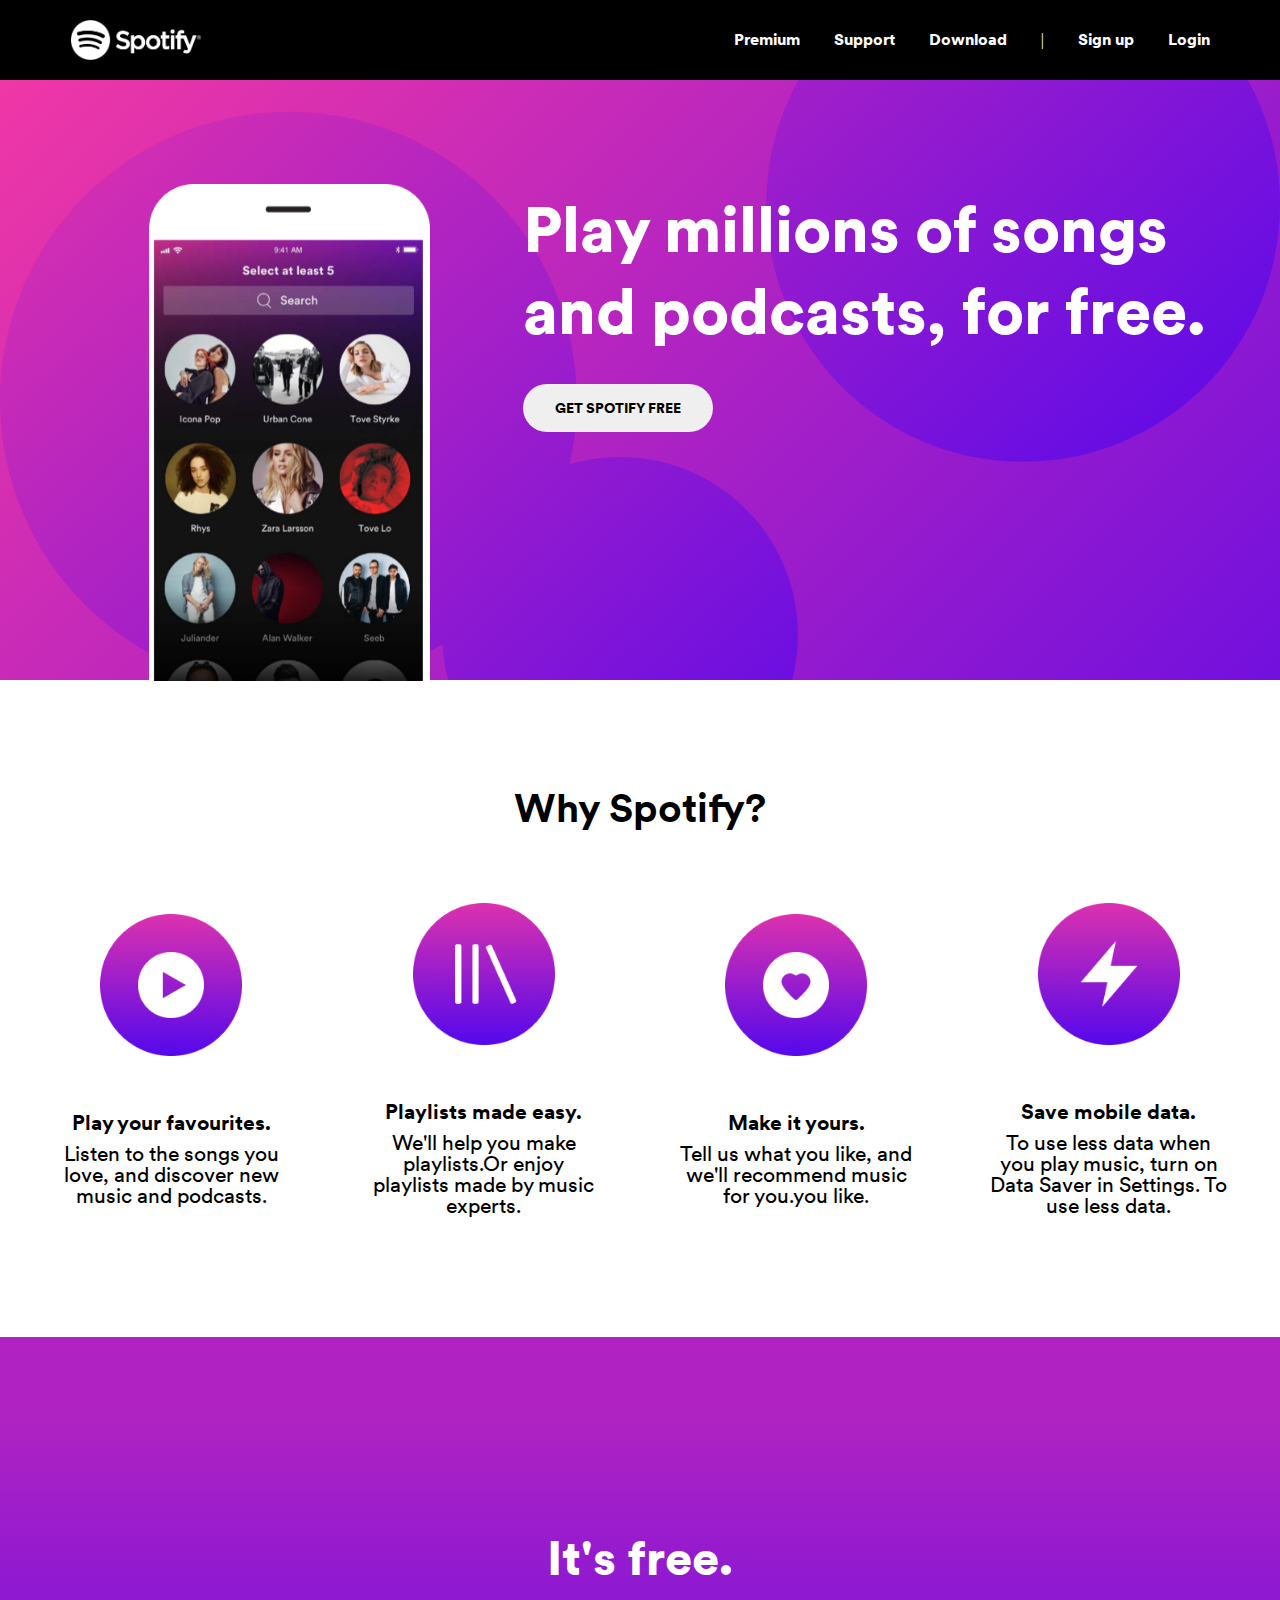
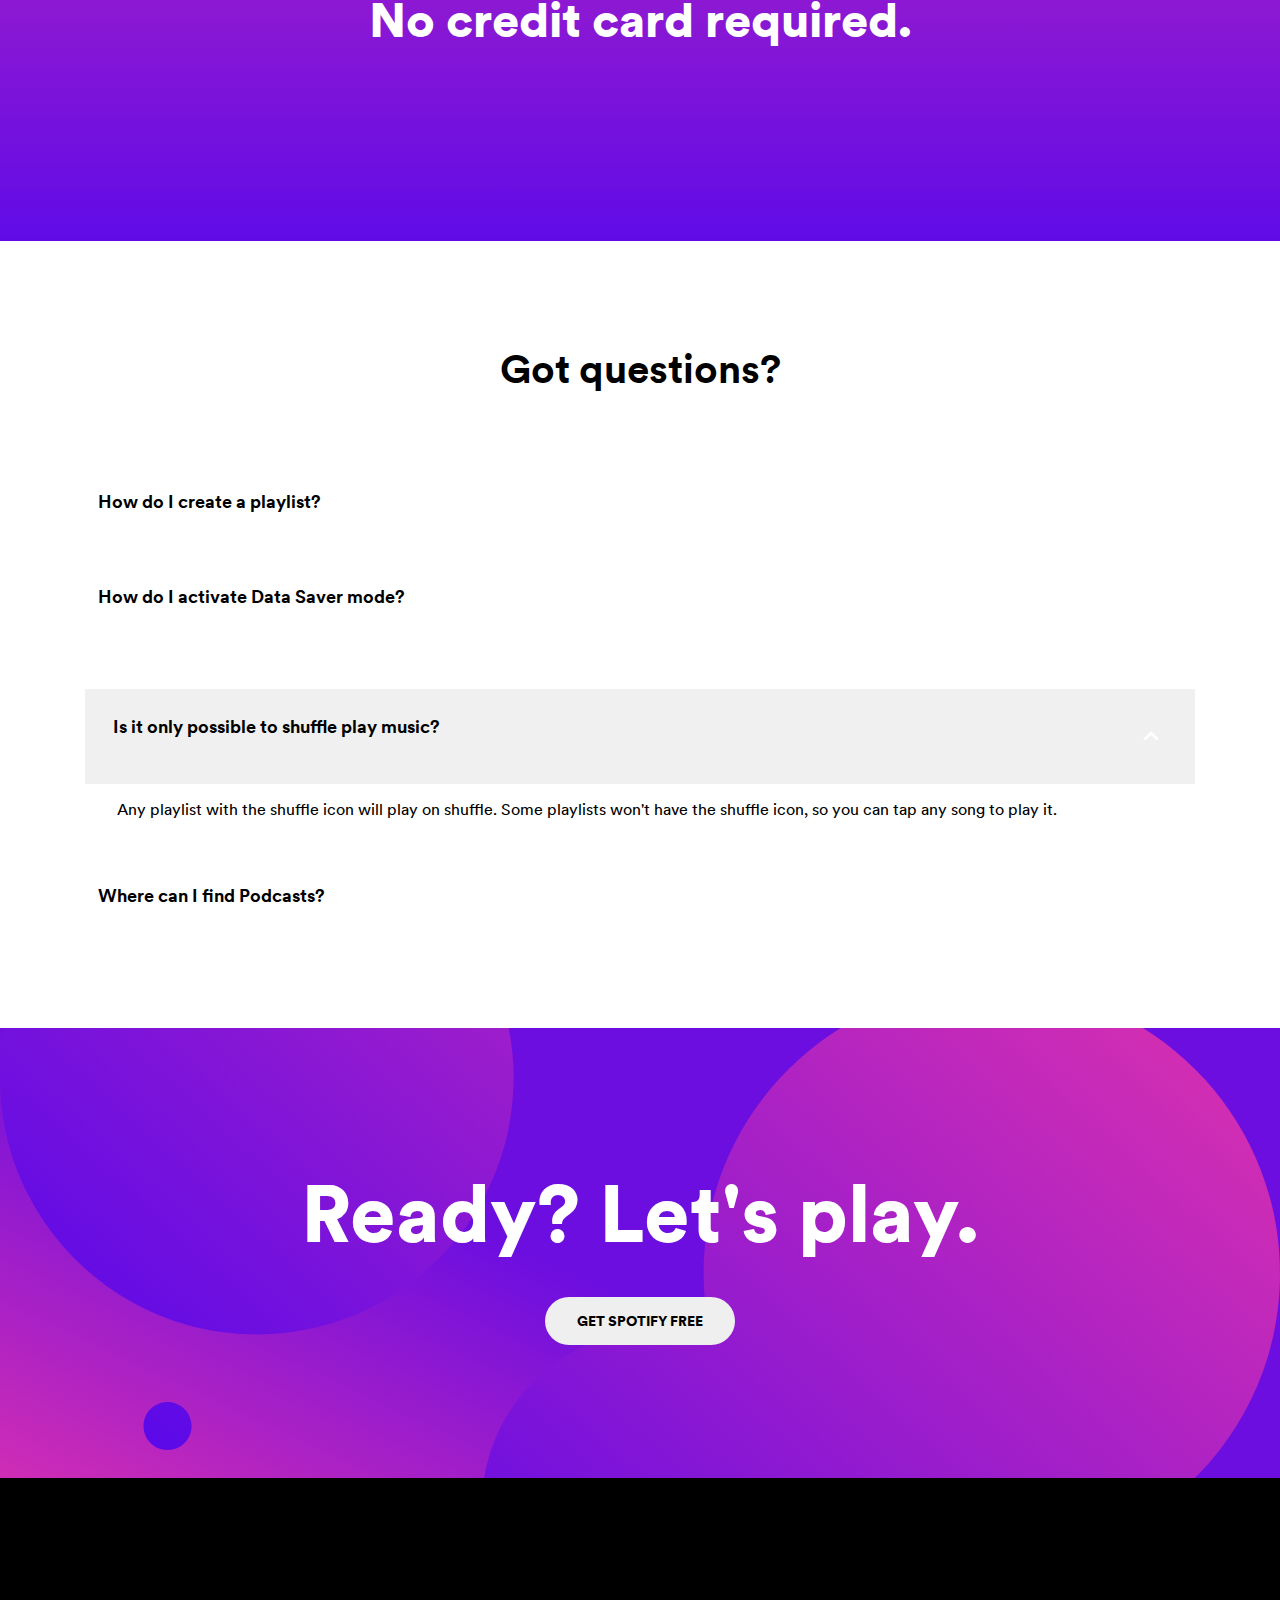
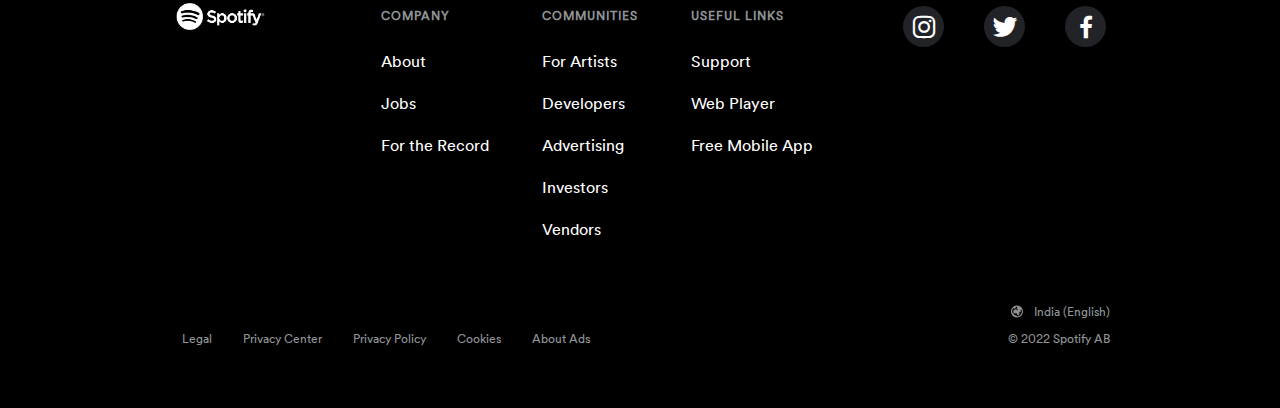
<file: index.html>
<!DOCTYPE html>
<html lang="en">

<head>
    <meta charset="UTF-8">
    <meta http-equiv="X-UA-Compatible" content="IE=edge">
    <meta name="viewport" content="width=device-width, initial-scale=1.0">
    <title>Play free on mobile - Spotify - Spotify (IN)</title>
    <link href='https://unpkg.com/boxicons@2.1.2/css/boxicons.min.css' rel='stylesheet'>
    <link rel="stylesheet" href="style.css">
    <link rel="shortcut icon" href="/assets/icons8-spotify.svg" type="image/x-icon">
</head>

<body>
    <nav>
        <div class="nav-bar">
            <img src="/assets/spotify logo.png" alt="" class="logo">
            <i class="bx bx-menu" style="color: #fff; font-size: 32px;"></i>

            <ul class="nav-list">
                <li class="nav-items">Premium</li>
                <li class="nav-items">Support</li>
                <li class="nav-items">Download</li>
                <li class="nav-items line">|</li>
                <li class="nav-items">Sign up</li>
                <li class="nav-items last-item">Login</li>

            </ul>
        </div>
    </nav>

    <section class="hero-section">
        <div class="hero-width">
            <div class="phone-div">
                <img src="/assets/mobie-screen-1.png" class="phone-img" alt="">
            </div>
            <div class="hero-div">
                <h1 class="hero-content font-medium">Play millions of songs and podcasts, for free.</h1>
                <button class="font-medium">get Spotify free</button>
            </div>
        </div>

    </section>

    <section class="feature-section">
        <h1 class="heading font-medium">Why Spotify?</h1>
        <div class="feature-div">
            <div class="feature">
                <img src="/assets/play-btn.png" alt="" class="feature-img">
                <div class="feature-info">
                    <p class="feature-heading font-bold">
                        Play your favourites.
                    </p>
                    <p class="feature-heading font-light">
                        Listen to the songs you love, and discover new music and podcasts.
                    </p>
                </div>
            </div>
            <div class="feature">
                <img src="/assets/library-btn.png" alt="" class="feature-img">
                <div class="feature-info">
                    <p class="feature-heading font-bold">
                        Playlists made easy.
                    </p>
                    <p class="feature-heading font-light">
                        We'll help you make playlists.Or enjoy playlists made by music experts.
                    </p>
                </div>
            </div>
            <div class="feature">
                <img src="/assets/like-btn.png" alt="" class="feature-img">
                <div class="feature-info">
                    <p class="feature-heading font-bold">
                        Make it yours.
                    </p>
                    <p class="feature-heading font-light">
                        Tell us what you like, and we'll recommend music for you.you like.
                    </p>
                </div>
            </div>
            <div class="feature">
                <img src="/assets/data-btn.png" alt="" class="feature-img">
                <div class="feature-info">
                    <p class="feature-heading font-bold">
                        Save mobile data.
                    </p>
                    <p class="feature-heading font-light">
                        To use less data when you play music, turn on Data Saver in Settings.

                        To use less data.
                    </p>
                </div>
            </div>
        </div>
    </section>

    <section class="free-section">
        <div class="free-img">
            <img src="/assets/mobile-screen-2.png" class="mobile-screen-2" alt="">
            <div class="glare">
            </div>
        </div>
        <div class="free-info">
            <h2 class="free-content font-medium">
                It's free.<br>No credit card required.
            </h2>

        </div>
    </section>

    <section class="faq-section">
        <h1 class="heading">
            Got questions?
        </h1>
        <div class="question-div">
            <p class="question font-bold">How do I create a playlist?
            </p>
            <i class='bx bx-chevron-down' style="font-size: 32px;"></i>
        </div>
        <div class="question-div">
            <p class="question font-bold">How do I activate Data Saver mode?
            </p>
            <i class='bx bx-chevron-down' style="font-size: 32px;"></i>
        </div>
        <div class="faq-question">
            <div class="question-div active">
                <p class="question font-bold">Is it only possible to shuffle play music?
                </p>
                <i class='bx bx-chevron-up' style="font-size: 32px;"></i>
            </div>
            <p class="answer font-light">
                Any playlist with the shuffle icon will play on shuffle.

                Some playlists won't have the shuffle icon, so you can tap any song to play it.

            </p>
        </div>

        <div class="question-div">
            <p class="question font-bold">Where can I find Podcasts?
            </p>
            <i class='bx bx-chevron-down' style="font-size: 32px;"></i>
        </div>
    </section>

    <section class="ready-section">
        <h1 class="ready-content font-medium">
            Ready? Let's play.
        </h1>
        <button class="font-medium">get Spotify free</button>
    </section>

    <div>
        <footer class="footermain">
            <nav class="footer-nav">
                <div class="footer-spotify footer-nav">
                    <a href="https://spotify-clone-43.netlify.app/" class="footer-primary">
                        <span class="footer-primary1">
                            <img src="/assets/spotify logo.png" class="footer-img" alt="">
                        </span>
                    </a>
                </div>
                <div class="top-links footer-nav">
                    <dl class="toplink">
                        <dt class="toplink">Company</dt>
                        <dd class="toplink" id="foot">
                            <a href="/" class="footer-primary toplink">About</a>
                        </dd>
                        <dd class="toplink" id="foot">
                            <a href="/" class="footer-primary toplink">Jobs</a>
                        </dd>
                        <dd class="toplink" id="foot">
                            <a href="/" class="footer-primary toplink">For the Record</a>
                        </dd>

                    </dl>

                    <dl class="toplink">
                        <dt class="toplink">Communities</dt>
                        <dd class="toplink">
                            <a href="/" class="footer-primary toplink">For Artists</a>
                        </dd>
                        <dd class="toplink">
                            <a href="/" class="footer-primary toplink">Developers</a>
                        </dd>
                        <dd class="toplink">
                            <a href="/" class="footer-primary toplink">Advertising</a>
                        </dd>
                        <dd class="toplink">
                            <a href="/" class="footer-primary toplink">Investors</a>
                        </dd>
                        <dd class="toplink">
                            <a href="/" class="footer-primary toplink">Vendors</a>
                        </dd>

                    </dl>

                    <dl class="toplink">
                        <dt class="toplink">Useful links</dt>
                        <dd class="toplink">
                            <a href="/" class="footer-primary toplink">Support</a>
                        </dd>
                        <dd class="toplink">
                            <a href="/" class="footer-primary toplink">Web Player</a>
                        </dd>
                        <dd class="toplink">
                            <a href="/" class="footer-primary toplink">Free Mobile App</a>
                        </dd>

                    </dl>

                </div>
                <div class="social-media footer-nav">
                    <ul class="sm">
                        <li class="sm">
                            <a href="/" title="Instagram" class="footer-primary sm" target="_blank"
                                rel="noopener noreferrer"><i class='bx bxl-instagram'></i></a>
                        </li>
                        <li class="sm">
                            <a href="/" title="Twitter" class="footer-primary sm" target="_blank"
                                rel="noopener noreferrer"><i class='bx bxl-twitter'></i></a>
                        </li>
                        <li class="sm">
                            <a href="/" title="Facebook" class="footer-primary sm" target="_blank"
                                rel="noopener noreferrer"><i class='bx bxl-facebook'></i></a>
                        </li>


                    </ul>

                </div>
                <div class="country footer-nav">
                    <a id="ind" class="footer-secondary compact country1"
                        href="https://www.spotify.com/in-en/select-your-country-region/">
                        <svg width="12" height="13" viewBox="0 0 12 13" xmlns="http://www.w3.org/2000/svg"
                            aria-hidden="true" focusable="false" class="svgg">
                            <path
                                d="M6 0.624023C8.07255 0.624023 9.90309 1.68041 10.9815 3.28299C10.9819 3.28367 10.9822 3.28403 10.9825 3.28438C11.0029 3.30998 11.0209 3.33677 11.0363 3.36446C11.6453 4.30352 12 5.42315 12 6.62402C12 9.92265 9.32436 12.6079 6.02962 12.624C6.02732 12.6241 6.02495 12.6241 6.02258 12.6241L6 12.624C2.69149 12.624 0 9.93253 0 6.62402C0 3.31571 2.69149 0.624023 6 0.624023ZM6 1.78528C5.80411 1.78528 5.61089 1.79698 5.42102 1.81972C5.39755 1.91375 5.34896 2.0023 5.2765 2.07641L3.75157 3.63714C3.64024 3.75103 3.48978 3.812 3.33616 3.812C3.26752 3.812 3.19848 3.7998 3.1318 3.77483C2.91623 3.69359 2.76891 3.49277 2.75652 3.26265L2.74444 3.04725C1.77228 3.93289 1.16125 5.20844 1.16125 6.62402C1.16125 6.90513 1.18535 7.1807 1.23158 7.44881L2.11909 8.18538C2.12814 8.19266 2.13699 8.20053 2.14564 8.20859L2.91981 8.93437C2.99003 9.00007 3.04274 9.08228 3.07323 9.17374L3.37633 10.0793L3.83343 10.3016H4.86133C5.01514 10.3016 5.16285 10.3625 5.27182 10.4715L6.25621 11.4561C8.80567 11.3224 10.8387 9.20617 10.8387 6.62402C10.8387 5.8726 10.6666 5.16063 10.3596 4.52549L9.45716 5.24616L9.62455 5.6122C9.65956 5.68812 9.67726 5.77053 9.67726 5.85393V6.60784C9.67726 6.78014 9.60075 6.94358 9.46857 7.05393C9.3362 7.16407 9.16154 7.2103 8.99219 7.17902L8.05556 7.00751L8.52643 8.28855C8.58347 8.44354 8.57167 8.61544 8.49417 8.76139L7.67162 10.3097C7.58211 10.4783 7.41628 10.5907 7.22969 10.6136L7.15866 10.6179C6.94387 10.6179 6.74659 10.4991 6.64589 10.3093L6.25231 9.56742C6.24563 9.55444 6.23913 9.54126 6.23323 9.52788L5.91027 8.78833L5.5222 8.25412L4.15443 8.44118C4.0551 8.45475 3.9538 8.44255 3.86057 8.40518L2.68811 7.93765C2.46526 7.84855 2.3201 7.632 2.32244 7.39204L2.33879 5.84783C2.34095 5.65035 2.44304 5.46763 2.61022 5.3624L4.57554 4.12641C4.81058 3.97869 5.11781 4.01783 5.30801 4.22062L5.95905 4.91395L6.7818 5.23062L7.05303 5.13365L5.90181 3.48933C5.77849 3.3131 5.76256 3.08317 5.86051 2.89179L6.41732 1.80311C6.27976 1.7913 6.14057 1.78528 6 1.78528Z"
                                fill="#8F8F8F"></path>
                        </svg> India (English)</a>
                </div>
                <div class="bottom-links footer-nav">
                    <ul class="bl">
                        <li class="bl" id="bl"><a href=""
                                class="footer-secondary country1">Legal</a></li>
                        <li class="bl"><a href="" class="footer-secondary country1">Privacy Center</a></li>
                        <li class="bl"><a href="" class="footer-secondary country1">Privacy
                                Policy</a></li>
                        <li class="bl"><a href="" class="footer-secondary country1">Cookies</a></li>
                        <li class="bl"><a href="" class="footer-secondary country1">About Ads</a></li>
                    </ul>
                    <span class="spotiab">© 2022 Spotify AB</span>
                </div>

            </nav>

        </footer>
    </div>
</body>

</html>
</file>
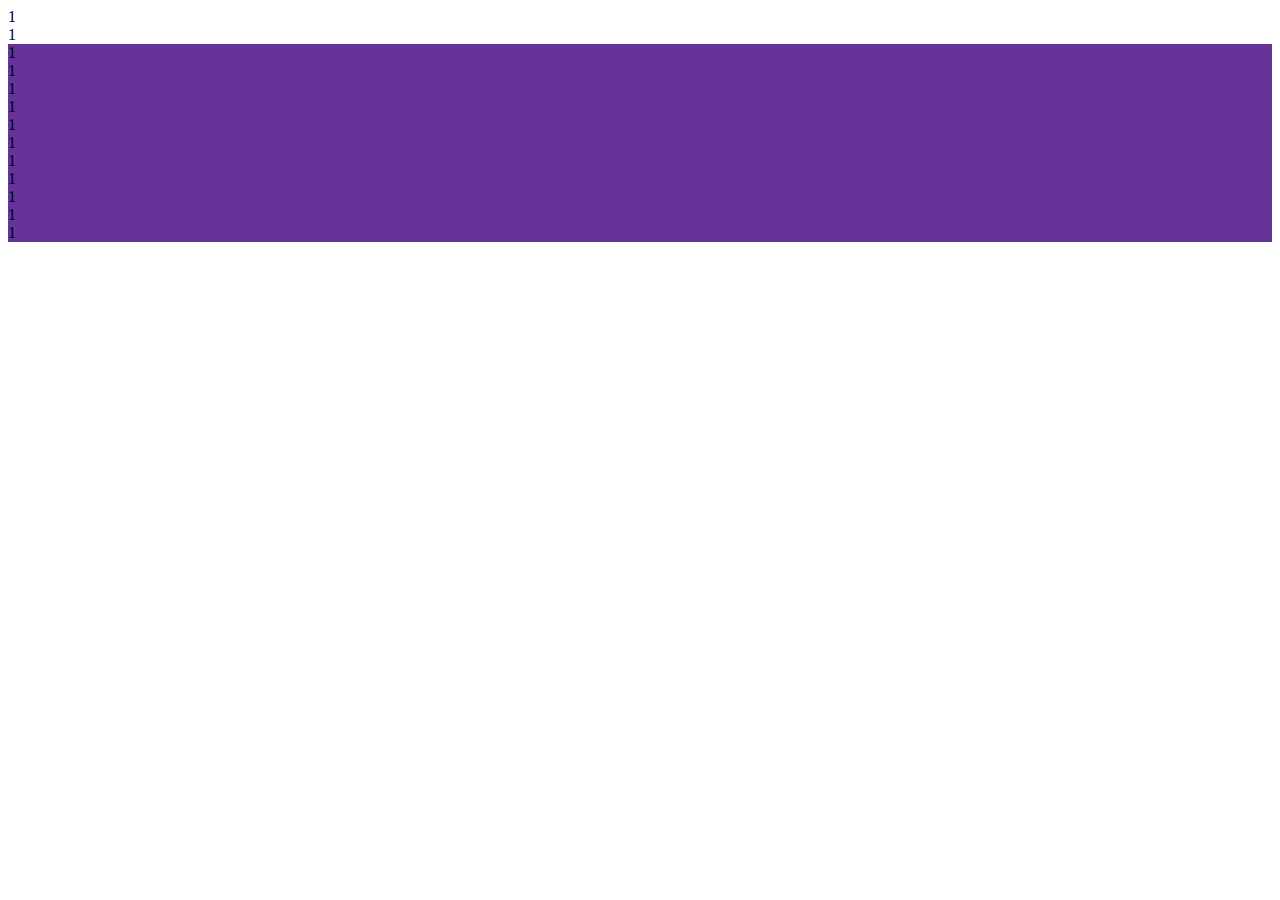
<file: day5.html>
<!DOCTYPE html>
<html lang="en">

<head>
    <meta charset="UTF-8">
    <meta http-equiv="X-UA-Compatible" content="IE=edge">
    <meta name="viewport" content="width=device-width, initial-scale=1.0">
    <link href="https://cdn.jsdelivr.net/npm/bootstrap@5.1.3/dist/css/bootstrap.min.css" rel="stylesheet"
        integrity="sha384-1BmE4kWBq78iYhFldvKuhfTAU6auU8tT94WrHftjDbrCEXSU1oBoqyl2QvZ6jIW3" crossorigin="anonymous">
    <style>
        .col {
            background: rebeccapurple;
        }
    </style>
    <script src="https://cdn.jsdelivr.net/npm/bootstrap@5.1.3/dist/js/bootstrap.bundle.min.js"
        integrity="sha384-ka7Sk0Gln4gmtz2MlQnikT1wXgYsOg+OMhuP+IlRH9sENBO0LRn5q+8nbTov4+1p"
        crossorigin="anonymous"></script>
    <title>Document</title>
</head>

<body>
    <div class="container">
        <div class="row">
            <div class="col-2">
                1
            </div>
            <div class="col-3">
                1
            </div>
            <div class="col">
                1
            </div>
            <div class="col">
                1
            </div>
            <div class="col">
                1
            </div>
            <div class="col">
                1
            </div>
            <div class="col">
                1
            </div>

            <div class="col">
                1
            </div>
            <div class="col">
                1
            </div>
            <div class="col">
                1
            </div>
            <div class="col">
                1
            </div>
            <div class="col">
                1
            </div>
            <div class="col">
                1
            </div>

        </div>
    </div>

</body>

</html>
</file>
<file: style.css>
@font-face {
    font-family: spotify-bold;
    src: url(fonts/CircularSpotify-UI-Latin-OS2v3-Bold.woff2);
}

@font-face {
    font-family: spotify-medium;
    src: url(fonts/CircularSpotify-UI-Latin-OS2v3-Black.woff2);
}

@font-face {
    font-family: spotify-light;
    src: url(fonts/CircularSpotify-UI-Latin-OS2v3-Book.woff2);
}


* {
    margin: 0;
    padding: 0;
    box-sizing: border-box;

}

li {
    list-style: none;
}

a {
    text-decoration: none;
}

img {
    width: 100%;
}

.font-bold {
    font-family: spotify-bold;
}

.font-medium {
    font-family: spotify-medium;
}

.font-light {
    font-family: spotify-light;
}

nav {
    background-color: #000;
}

.nav-bar {
    height: 54px;
    margin: 0 auto;
    display: flex;
    justify-content: space-between;
    align-items: center;
    padding: 0 15px;

}

.nav-list {
    display: none;
}


.logo {
    height: 27px;
    width: 89px;
}

.hero-section {
    background: url(/assets/bubbles-dktp.svg) center center / 100% 927px no-repeat,
        linear-gradient(-45deg, rgb(108, 14, 224) -5%, rgb(240, 55, 166)) rgb(108, 14, 224);
    min-height: 425px;
    padding: 80px 15px 70px;
}

.hero-width {
    max-width: 1170px;

}

.hero-content {
    color: #fff;
    font-size: 48px;
    margin-bottom: 32px;
    font-family: spotify-medium;
}


button {
    padding: 14px 32px;
    border-radius: 50px;
    border: 0;
    text-transform: uppercase;
    font-size: 14px;
    line-height: 20px;
}

button:hover {
    transform: scale(1.04);
    cursor: pointer;
}

.feature-section {
    padding: 35px 15px;

}

.heading {
    text-align: center;
    font-size: 28px;
    margin-bottom: 30px;
    margin-top: 30px;
    line-height: 32px;
    font-family: spotify-bold;

}

.feature {
    display: flex;
    justify-content: flex-start;
    align-items: flex-start;
    margin-bottom: 20px;

}

.feature-img {
    aspect-ratio: 1;
    width: 30%;
    max-width: 115px;
    height: auto;
    margin-right: 20px;
}

.feature-info {
    padding: 16px 0;
    width: 63%;
}

.feature-heading {
    font-size: 21px;
    margin-bottom: 10px;
    line-height: 21px;
}

.feature-content {
    font-size: 16px;

}

.free-img {
    background: url(assets/bubbles-phone-mobile.svg) center top 16px / 506px 512px no-repeat, white;
    display: flex;
    flex-direction: column;
    justify-content: center;
    align-items: center;
    height: auto;

}

.mobile-screen-2 {
    width: 250px;
    height: auto;
    box-shadow: 0px 0px 3px 2px rgba(0, 0, 0, 0.3);
    border-radius: 35px 35px 0 0;
}

.glare {
    width: 100%;
    height: 78px;
    background: linear-gradient(transparent, rgb(176, 35, 194));
    z-index: 5;
    margin-top: -75px;
}

.free-info {
    background: linear-gradient(rgb(176, 35, 194) 15%, rgb(96, 11, 231));
    text-align: center;
    padding: 80px 15px 70px;
    color: #fff;
}

;

.free-content {
    color: #fff;
    font-size: 32px;
}

.faq-question {
    padding: 35px 15px;
}

.question-div {
    display: flex;
    justify-content: space-between;
    align-items: center;
    padding: 26px 28px;
}

.question-div:hover {
    background-color: #f0f0f0;
    cursor: pointer;
}

.question-div:hover .question {
    text-decoration: underline;
}

.question {
    padding-right: 10px;
    font-size: 18px;
    margin-bottom: 20px;
}

.answer {
    padding: 15px 32px 3px;
    font-size: 16px;
}

.active {
    background: #f0f0f0;
}

.ready-section {
    background: url(/assets/lets-play.svg) center center / 100% no-repeat,
        linear-gradient(-155deg, rgb(108, 14, 224) 55%, rgb(240, 55, 166) 115%) rgb(108, 14, 224);
    ;
    padding: 112px 15px;
    text-align: center;
    display: flex;
    justify-content: center;
    align-items: center;
    flex-direction: column;

}


.ready-content {
    color: #fff;
    font-size: 48px;
    margin-bottom: 32px;
}

.phone-img {
    display: none;
}

.phone-div {
    display: block;
    width: 40%;

}

footer{
    display: block;
}



.footermain {
    background: #000;
    padding: 50px 0 20px 0px;
    font-size: 16px;
    font-family: spotify-light;
    font-weight: 400;
}

.footer-img {
    height: 27px;
    width: 89px;
    margin-left: 13px;

}

.footer-nav {
    margin: 0 auto;
    width: 100%;
}

.top-links.footer-nav{
    display: flex;
    flex-direction: column;
}
dt {
    display: block;
}

dt.toplink{
    margin: 50px 0 22px;
    color: #919496;
    font-size: 12px;
    font-weight: 900;
    line-height: 1.4;
    letter-spacing: .08em;
    text-transform: uppercase;
}

dl.toplink{
    padding: 0 15px;
    margin: 0;
}

dl{
    display: block;
    margin-block-start: 1em;
    margin-block-end: 1em;
    margin-inline-start: 0px;
    margin-inline-end: 0px;
}

a.toplink {
    padding: 3px 0 15px;
    display: inline-block;
    font-size: 16px;
    font-weight: 400;
    line-height: 1.5;
    text-decoration: none;
}

.footer-primary {
    color: #fff;
    font-family: spotify-light;
}

.footer-primary.toplink:hover{
    color: #1ed760;
}
.footer-secondary.country1:hover{
    color: #1ed760;
}

i:hover{
    color: #1ed760;
}
 
dd{
    display: block;
    margin-inline-start: 40px;
}

dd.toplink{
    margin: 0;
}

.social-media .footer-nav {
    margin: 120px 15px 15px;
}

ul{
    display: block;
    list-style-type: disc;
    margin-block-start: 1em;
    margin-block-end: 1em;
    margin-inline-start: 0px;
    margin-inline-end: 0px;
    padding-inline-start: 40px;
}

.social-media .sm {
    margin: 52px 15px 6px 5px;
}

ul.sm.sm {
    margin: 20px 0 0;
    padding: 0;

}


li.sm.sm {
    display: inline-block;
}

li.sm.sm:not(last-child) {
    margin-right: -15px;
}

a.sm.sm {
    display: inline-flex;
    align-items: center;
    justify-content: center;
    overflow: hidden;
    width: 41px;
    height: 41px;
    border-radius: 50%;
    background-color: #222326;
}

a.sm span.sm {
    display: block;
    text-align: center;
    align-items: center;
    justify-content: center;
    width: 24px;
    height: 24px;
}

.country.footer-nav {
    margin: 0 0;
    display: flex;
    justify-content: flex-end;
}

footer.footer-nav {
    font-size: 16px;
    font-family: spotify-light;
    font-weight: 400;
}
#ind {
    margin-right: 15px;
}
a.compact.country1{
    padding: 0;
}

a.country1{
    padding: 1em 0;
    display: flex;
    flex-shrink: 0;
    align-items: center;
    white-space: nowrap;
    font-size: 10px;
    text-decoration: none;
    margin-right: 15px;
}

.footer-secondary {
    color: #919496;
}

svg.svgg {
    margin: 0 11px 0 0;
}

svg {
    width: 12;
    height: 13;
}

svg:not(:root) {
    overflow: hidden;
}

.bottom-links.footer-nav {
    display: flex;
}

ul.bl {
    margin: 0 86px 0 0;
    padding: 0 0 0 15px;
}

li.bl {
    list-style: none;
    display: inline-block;
    line-height: normal;
    letter-spacing: 0;
}

i {
    color:#ffffff; 
    font-size: 30px;
}

span.spotiab {
    margin: 0 15px 0 auto;
    padding: 1em 0;
    flex-shrink: 0;
    font-size: 10px;
    color: #919496;
}


@media (min-width: 768px) {
    .heroSection {
        background: url(/assets/bubbles-dktp.svg) center -138px / 100% 1068px no-repeat,
            linear-gradient(-45deg, rgb(108, 14, 224) -5%, rgb(240, 55, 166));
        min-height: 450px;
    }

    .hero-content {
        font-size: 64px;
    }



    .heading {
        font-size: 40px;
        line-height: 46px;
        margin-bottom: 72px;
    }

    .feature-div {
        max-width: 750px;
        margin: 0 auto;
        display: flex;
        flex-wrap: wrap;
    }

    .feature {
        max-width: 360px;
    }

    .feature-info {
        width: 55%;
    }

    .feature-section{
        padding: 75px 15px;
    }

    .feature-img {
        width: 25%;
        height: auto;
    }

    .free-img {
        display: none;
    }

    .free-content {
        font-size: 40px;

    }

    .faq-section {
        padding: 75px 15px;
    }

    .ready-content {
        font-size: 60px;
    }

    .phone-img {
        display: none;
    }

    dl.toplink {
        flex-grow: 1;
        flex-shrink: 0;
        flex-grow: 0%;
        padding: 0 25px;
    }

    .top-links.footer-nav{
        flex-direction: row;
    }

    .footer-img{
        margin-left: 24px;
    }

    .social-media .sm{
        margin-left: 12px;

    }

    a.country1{
        font-size: 12px;
        margin-left: 12px;
    }

    span.spotiab {
        font-size: 12px;
    }

    .footer-primary.toplink:hover {
        color: #1ed760;

    }
    .footer-secondary.country1:hover{
        color: #1ed760;
    }

    i:hover{
        color: #1ed760;
    }
}



@media (min-width: 992px) {

    .bx-menu {
        display: none;
    }

    .hero-section {
        padding: 0;
        height: 600px;
    }

    .hero-width {
        display: flex;
        margin: 0 auto;
    }


    .phone-div {
        width: 40%;
        display: block;
    }

    .phone-img {
        padding-top: 104px;
        margin: 0 auto;
        display: block;
        width: 281px;
        height: auto;
    }

    .hero-div {
        width: 60%;
        padding: 108px 15px 0 0;
    }

    .nav-list {
        display: flex;
        color: #fff;
    }

    .nav-items {
        padding: 28px 17px;
        font-family: spotify-medium;
        font-size: 16px;
        line-height: 24px;
    }

    .nav-items:hover {
        color: #1ed760;
        cursor: pointer;

    }

    .footer-primary.toplink:hover {
        color: #1ed760;

    }
    .footer-secondary.country1:hover{
        color: #1ed760;
    }

    i:hover{
        color: #1ed760;
    }

    .last-item {
        padding: 28px 0 28px 17px;
    }

    .line {
        font-family: none;
    }

    .line:hover {
        color: #fff !important;
        cursor: default;
    }

    .nav-bar {
        height: 80px;
    }

    .logo {
        height: 40px;
        width: 132px;
    }

    .feature-div {
        max-width: 940px;
    }

    .feature {
        max-width: 100%;
        width: 50%;
    }

    .feature-img {
        width: 22%;
        height: auto;
    }

    .free-info {
        padding: 190px 15px;
    }

    .free-content {
        font-size: 48px;
    }

    .faq-section {
        max-width: 970px;
        margin: 0 auto;
    }

    .ready-section {
        height: 450px;
    }

    .ready-content {
        font-size: 80px;
    }

    .footermain {
        padding: 80px 0 50px;
    }

    nav.footer-nav {
        display: flex;
        flex-wrap: wrap;
        width: 970px;
    }

    .footer-spotify.footer-nav {
        width: 16.66666667%;
        padding: 0 15px;
        flex: 0 0 auto;
        min-height: 346px;
    }

    .top-links.footer-nav {
        flex: 0 0 auto;
        width: 50%;
    }

    .social-media.footer-nav {
        margin: 0 15px 0 auto;
        width: 25%;
    }

    .social-media .sm {
        margin: 14px 15px 6px 11px;
    }

    .footer-img {
        margin-top: 45px;
    }


}


@media (min-width: 1200px) {
    .nav-bar {
        max-width: 1170px;

    }

    .feature-div {
        max-width: 100%;
        flex-wrap: nowrap;
        justify-content: center;
        align-items: center;
        text-align: center;
    }

    .feature {
        flex-direction: column;
        align-items: center;
    }

    .feature-img {
        margin: 0 auto 40px;
        width: 142px;
        max-width: 100%;
    }

    .feature-info {
        width: 238px;
        margin: 0 auto;
    }

    .faq-section {
        max-width: 1170px;
    }

    .footer-img {
        margin-left: -7px;
    }

    .social-media .sm {
        margin: 14px 15px 6px 18px;
    }

    .footer-primary.toplink:hover {
        color: #1ed760;

    }
    .footer-secondary.country1:hover{
        color: #1ed760;
    }

    i:hover{
        color: #1ed760;
    }
}
</file>
